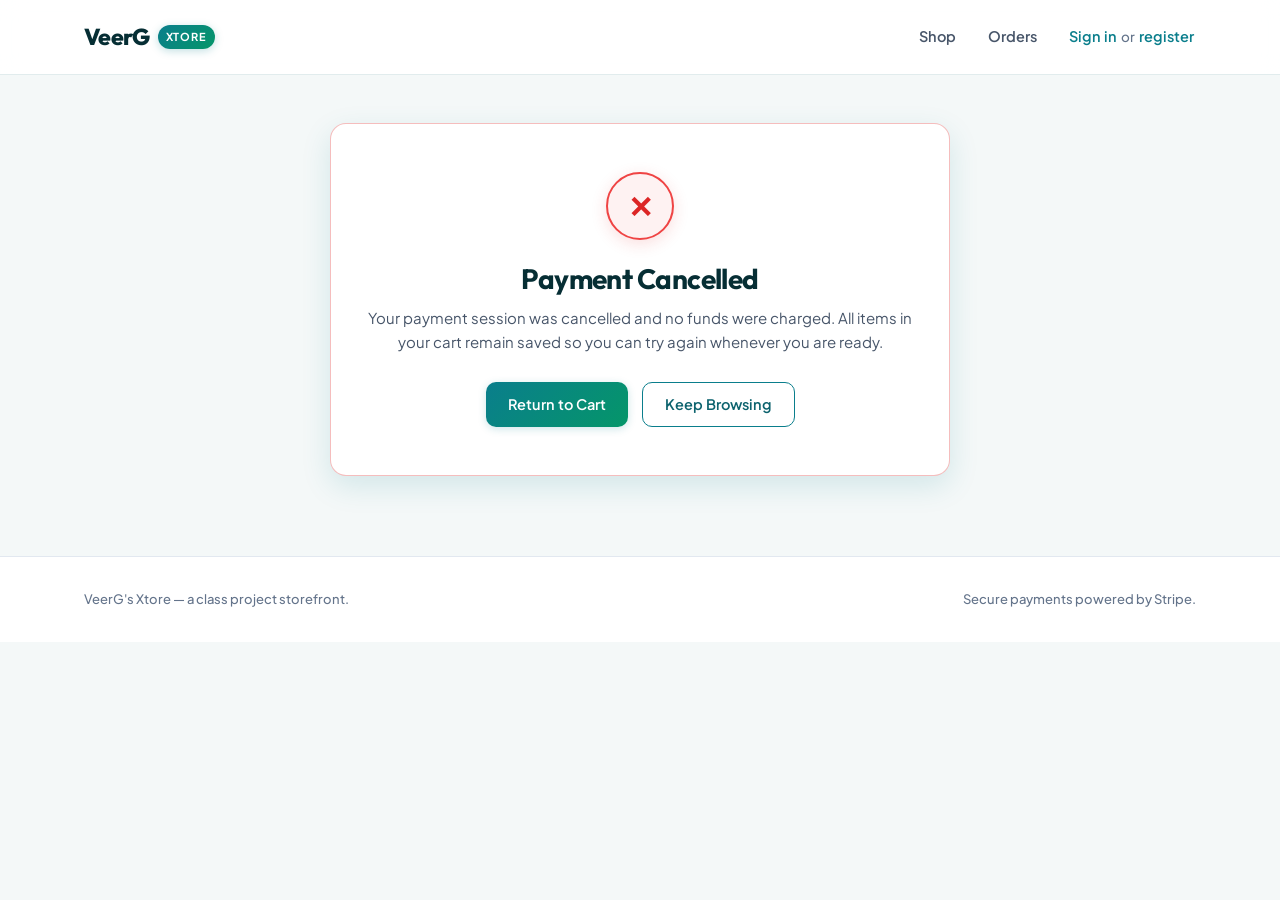
<file: static/cancel.html>
<!DOCTYPE html>
<html lang="en">
<head>
<meta charset="UTF-8">
<meta name="viewport" content="width=device-width, initial-scale=1.0">
<!-- Bootstrap 5 CSS -->
<link href="https://cdn.jsdelivr.net/npm/bootstrap@5.0.2/dist/css/bootstrap.min.css" rel="stylesheet" integrity="sha384-EVSTQN3/azprG1Anm3QDgpJLIm9Nao0Yz1ztcQTwFspd3yD65VohhpuuCOmLASjC" crossorigin="anonymous">
<link rel="stylesheet" href="css/style.css">
<title>Payment Cancelled — Xtore</title>
</head>
<body>

<header class="site-header">
  <div class="wrap">
    <a href="index.html" class="wordmark">VeerG <span class="badge-xtore">Xtore</span></a>
    <nav class="main-nav">
      <a href="index.html" data-nav-link>Shop</a>
      <a href="orders.html" data-nav-link>Orders</a>
      <span class="nav-user" data-user-slot></span>
    </nav>
    <a href="cart.html" class="nav-cart">
      Cart <span class="count" data-cart-count>0</span>
    </a>
  </div>
</header>

<main class="wrap">
  <div class="status-card cancel">
    <div class="status-icon">✕</div>
    <h1>Payment Cancelled</h1>
    <p>Your payment session was cancelled and no funds were charged. All items in your cart remain saved so you can try again whenever you are ready.</p>

    <div class="status-actions">
      <a href="cart.html" class="btn">Return to Cart</a>
      <a href="index.html" class="btn btn-outline">Keep Browsing</a>
    </div>
  </div>
</main>

<footer class="site-footer">
  <div class="wrap">
    <span>VeerG's Xtore — a class project storefront.</span>
    <span>Secure payments powered by Stripe.</span>
  </div>
</footer>

<!-- Bootstrap 5 Bundle JS -->
<script src="https://cdn.jsdelivr.net/npm/bootstrap@5.0.2/dist/js/bootstrap.bundle.min.js" integrity="sha384-MrcW6ZMFYlzcLA8Nl+NtUVF0sA7MsXsP1UyJoMp4YLEuNSfAP+JcXn/tWtIaxVXM" crossorigin="anonymous"></script>
<script src="js/app.js"></script>
</body>
</html>
</file>
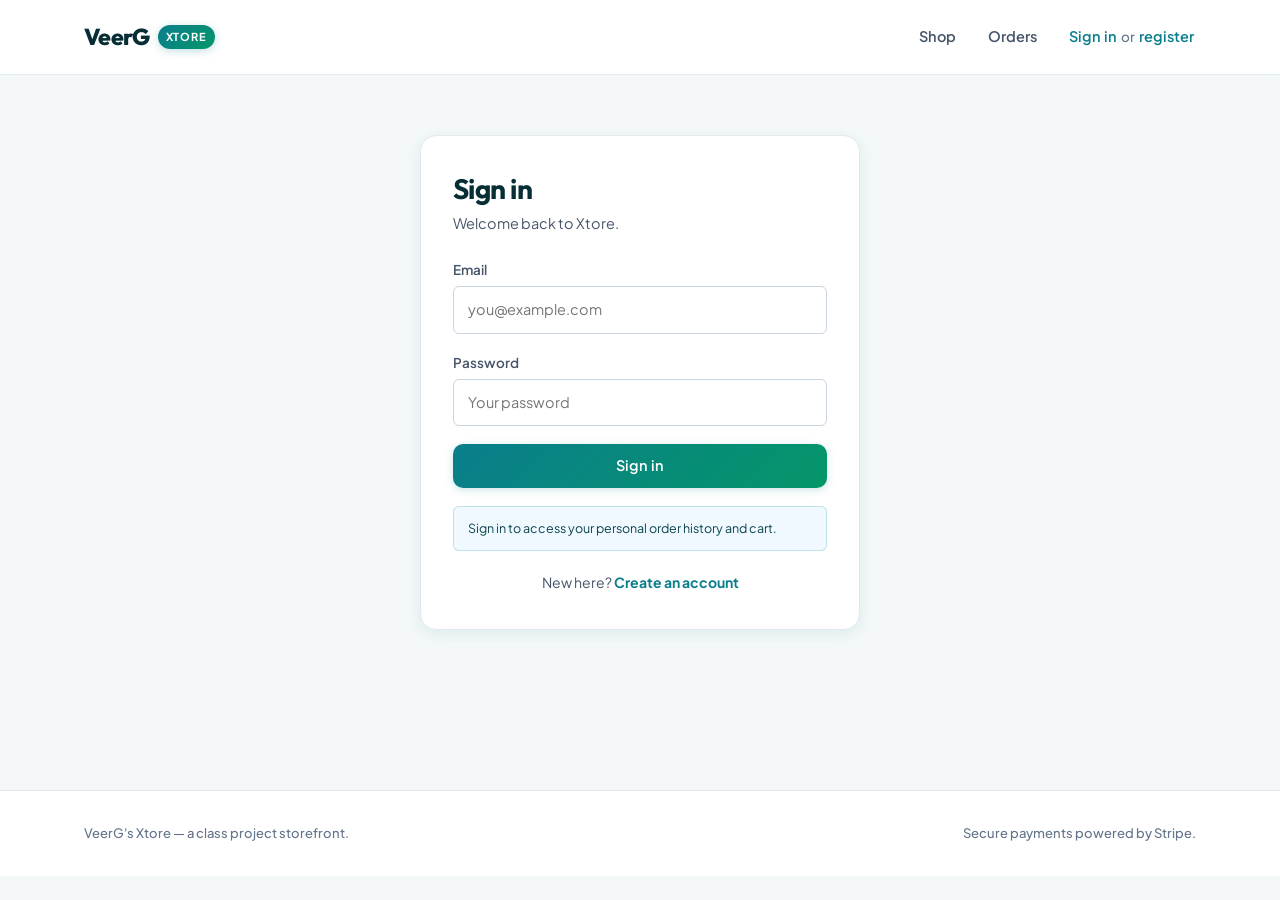
<file: static/checkout.html>
<!DOCTYPE html>
<html lang="en">
<head>
<meta charset="UTF-8">
<meta name="viewport" content="width=device-width, initial-scale=1.0">
<!-- Bootstrap 5 CSS -->
<link href="https://cdn.jsdelivr.net/npm/bootstrap@5.0.2/dist/css/bootstrap.min.css" rel="stylesheet" integrity="sha384-EVSTQN3/azprG1Anm3QDgpJLIm9Nao0Yz1ztcQTwFspd3yD65VohhpuuCOmLASjC" crossorigin="anonymous">
<link rel="stylesheet" href="css/style.css">
<title>Checkout — Xtore</title>
</head>
<body>

<header class="site-header">
  <div class="wrap">
    <a href="index.html" class="wordmark">VeerG <span class="badge-xtore">Xtore</span></a>
    <nav class="main-nav">
      <a href="index.html" data-nav-link>Shop</a>
      <a href="orders.html" data-nav-link>Orders</a>
      <span class="nav-user" data-user-slot></span>
    </nav>
    <a href="cart.html" class="nav-cart">
      Cart <span class="count" data-cart-count>0</span>
    </a>
  </div>
</header>

<main class="wrap">
  <h1 class="page-title">Checkout</h1>
  <p class="page-sub">Complete your shipping details below. You will be redirected to the secure Stripe Checkout portal to complete payment.</p>

  <div class="form-layout" id="checkout-layout">
    <form id="checkout-form" class="form-card" novalidate>
      <fieldset>
        <legend>Shipping Information</legend>
        <div class="field">
          <label for="full-name">Full name</label>
          <input id="full-name" name="fullName" placeholder="e.g. Gurveer Singh" required>
          <div class="error-msg">Enter the recipient's name.</div>
        </div>
        <div class="field">
          <label for="address">Street address</label>
          <input id="address" name="address" placeholder="123 Market St, Suite 400" required>
          <div class="error-msg">Enter a delivery street address.</div>
        </div>
        <div class="field-row">
          <div class="field">
            <label for="city">City</label>
            <input id="city" name="city" placeholder="Toronto" required>
            <div class="error-msg">City is required.</div>
          </div>
          <div class="field">
            <label for="postal">Postal / ZIP code</label>
            <input id="postal" name="postal" placeholder="M5V 2T6" required>
            <div class="error-msg">Postal code is required.</div>
          </div>
        </div>
      </fieldset>

      <fieldset>
        <legend>Payment Method</legend>
        <div class="p-3 mb-3 border rounded bg-light" style="border-color: rgba(10, 126, 140, 0.3) !important;">
          <div class="form-check">
            <input class="form-check-input" type="radio" name="payMethod" id="payMethodStripe" value="stripe" checked>
            <label class="form-check-label fw-bold text-dark" for="payMethodStripe">
              Stripe Checkout (Credit/Debit Card, Apple Pay, Link)
            </label>
          </div>
        </div>
        <div class="demo-note">
          🔒 Secure encryption powered by Stripe. You can use standard Stripe test card numbers (e.g. <code>4242 4242 4242 4242</code>) in test mode.
        </div>
      </fieldset>

      <button type="submit" id="submit-btn" class="btn btn-block">Pay with Stripe</button>
    </form>

    <aside class="order-summary-mini" id="order-summary-mini"></aside>
  </div>
</main>

<footer class="site-footer">
  <div class="wrap">
    <span>VeerG's Xtore — a class project storefront.</span>
    <span>Secure payments powered by Stripe.</span>
  </div>
</footer>

<!-- Bootstrap 5 Bundle JS -->
<script src="https://cdn.jsdelivr.net/npm/bootstrap@5.0.2/dist/js/bootstrap.bundle.min.js" integrity="sha384-MrcW6ZMFYlzcLA8Nl+NtUVF0sA7MsXsP1UyJoMp4YLEuNSfAP+JcXn/tWtIaxVXM" crossorigin="anonymous"></script>
<script src="js/app.js"></script>
<script>
  const summaryEl = document.getElementById("order-summary-mini");
  const form = document.getElementById("checkout-form");
  const submitBtn = document.getElementById("submit-btn");

  async function initialiseCheckout() {
    if (!Store.getUser()) {
      window.location.href = "login.html";
      return;
    }

    try {
      await Store.loadProducts();
    } catch (error) {
      document.getElementById("checkout-layout").innerHTML = `<div class="empty-state"><h3>Catalog unavailable</h3><p>Please try again shortly.</p></div>`;
      return;
    }

    const lines = Store.cartLines();
    const totals = Store.cartTotals();

    if (lines.length === 0) {
      document.getElementById("checkout-layout").innerHTML = `
        <div class="empty-state">
          <h3>Your cart is empty</h3>
          <p>Add something from the shop before checking out.</p>
          <a href="index.html" class="btn">Back to shop</a>
        </div>`;
      return;
    }

    summaryEl.innerHTML = `
      <h3>Order summary</h3>
      ${lines.map(l => `<div class="mini-line"><span>${l.name} &times; ${l.qty}</span><span class="n">${money(l.price * l.qty)}</span></div>`).join("")}
      <div class="mini-line" style="border-top:1px dashed var(--border-teal); padding-top:12px; margin-top:6px;"><span>Subtotal</span><span class="n">${money(totals.subtotal)}</span></div>
      <div class="mini-line"><span>Shipping</span><span class="n">${totals.shipping === 0 ? "Free" : money(totals.shipping)}</span></div>
      <div class="mini-line"><span>Tax (6%)</span><span class="n">${money(totals.tax)}</span></div>
      <div class="mini-line" style="font-size:17px; font-weight:800; color:var(--teal-900); border-top:1.5px solid var(--border-teal); padding-top:12px; margin-top:6px;"><span>Total</span><span class="n">${money(totals.total)}</span></div>
    `;

    form.addEventListener("submit", async (e) => {
      e.preventDefault();
      let valid = true;

      form.querySelectorAll("input[required]").forEach(input => {
        const errorEl = input.parentElement.querySelector(".error-msg");
        if (!input.value.trim()) {
          input.classList.add("field-error");
          if (errorEl) errorEl.classList.add("show");
          valid = false;
        } else {
          input.classList.remove("field-error");
          if (errorEl) errorEl.classList.remove("show");
        }
      });

      if (!valid) return;

      const user = Store.getUser();
      if (!user) {
        window.location.href = "login.html";
        return;
      }

      const shippingDestination = `${form.fullName.value.trim()}, ${form.address.value.trim()}, ${form.city.value.trim()} ${form.postal.value.trim()}`;

      submitBtn.disabled = true;
      submitBtn.textContent = "Connecting to Stripe Checkout...";

      try {
        const data = await Store.createStripeCheckout(shippingDestination);
        if (data.checkout_url) {
          window.location.href = data.checkout_url;
        } else {
          throw new Error("No checkout URL returned from server.");
        }
      } catch (error) {
        alert(error.message || "Failed to initiate Stripe Checkout session.");
        submitBtn.disabled = false;
        submitBtn.textContent = "Pay with Stripe";
      }
    });
  }

  initialiseCheckout();
</script>

</body>
</html>
</file>
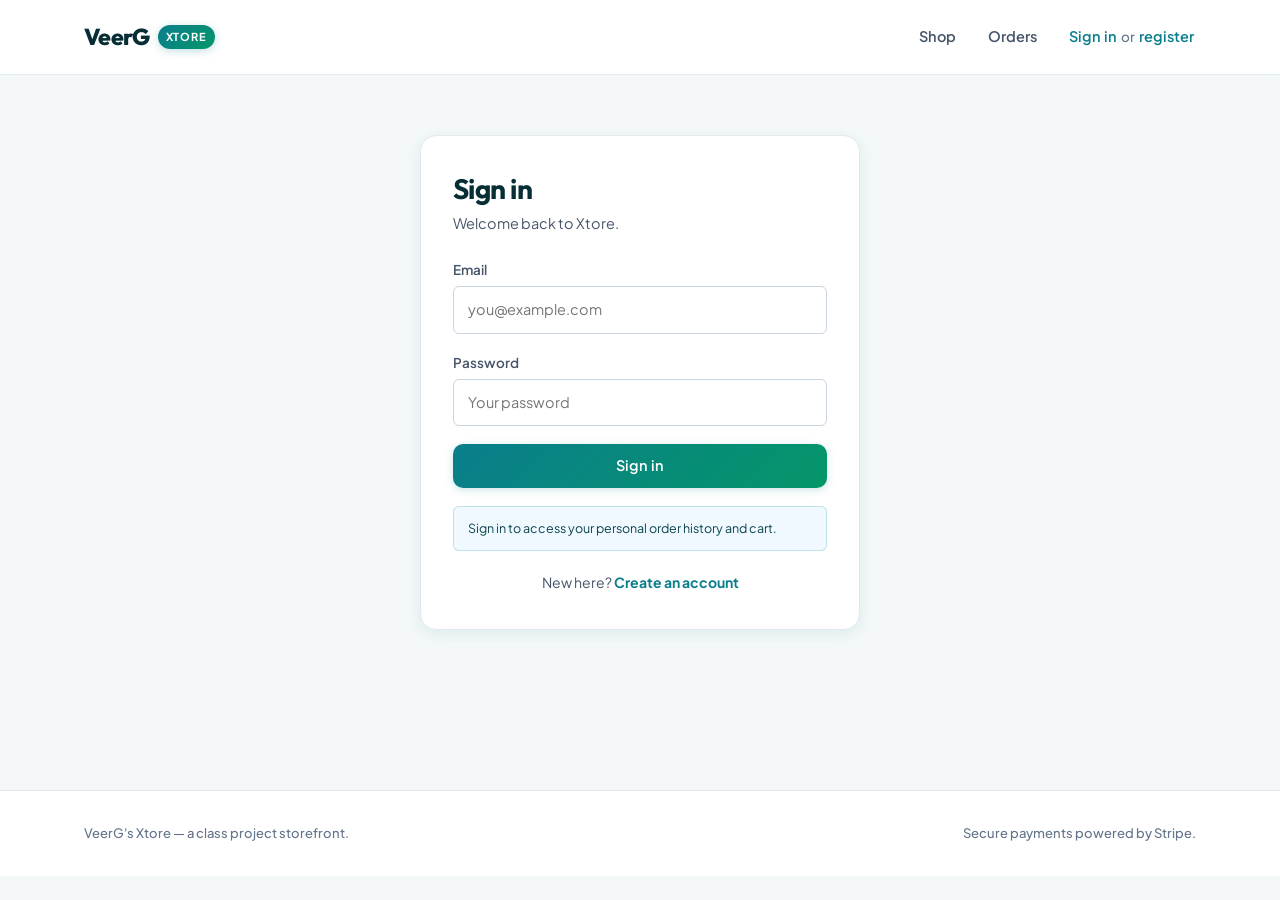
<file: static/login.html>
<!DOCTYPE html>
<html lang="en">
<head>
<meta charset="UTF-8">
<meta name="viewport" content="width=device-width, initial-scale=1.0">
<!-- Bootstrap 5 CSS -->
<link href="https://cdn.jsdelivr.net/npm/bootstrap@5.0.2/dist/css/bootstrap.min.css" rel="stylesheet" integrity="sha384-EVSTQN3/azprG1Anm3QDgpJLIm9Nao0Yz1ztcQTwFspd3yD65VohhpuuCOmLASjC" crossorigin="anonymous">
<link rel="stylesheet" href="css/style.css">
<title>Sign in — Xtore</title>
</head>
<body>

<header class="site-header">
  <div class="wrap">
    <a href="index.html" class="wordmark">VeerG <span class="badge-xtore">Xtore</span></a>
    <nav class="main-nav">
      <a href="index.html" data-nav-link>Shop</a>
      <a href="orders.html" data-nav-link>Orders</a>
      <span class="nav-user" data-user-slot></span>
    </nav>
    <a href="cart.html" class="nav-cart">
      Cart <span class="count" data-cart-count>0</span>
    </a>
  </div>
</header>

<main class="auth-layout wrap">
  <div class="auth-card">
    <h1>Sign in</h1>
    <p class="sub">Welcome back to Xtore.</p>

    <form id="login-form" novalidate>
      <div class="field">
        <label for="email">Email</label>
        <input id="email" name="email" type="email" placeholder="you@example.com" required>
        <div class="error-msg">Enter a valid email.</div>
      </div>
      <div class="field">
        <label for="password">Password</label>
        <input id="password" name="password" type="password" placeholder="Your password" required>
        <div class="error-msg">Enter your password.</div>
      </div>
      <button type="submit" class="btn btn-block">Sign in</button>
      <div class="demo-note">Sign in to access your personal order history and cart.</div>
    </form>

    <div class="auth-switch">New here? <a href="signup.html">Create an account</a></div>
  </div>
</main>

<footer class="site-footer">
  <div class="wrap">
    <span>VeerG's Xtore — a class project storefront.</span>
    <span>Secure payments powered by Stripe.</span>
  </div>
</footer>

<!-- Bootstrap 5 Bundle JS -->
<script src="https://cdn.jsdelivr.net/npm/bootstrap@5.0.2/dist/js/bootstrap.bundle.min.js" integrity="sha384-MrcW6ZMFYlzcLA8Nl+NtUVF0sA7MsXsP1UyJoMp4YLEuNSfAP+JcXn/tWtIaxVXM" crossorigin="anonymous"></script>
<script src="js/app.js"></script>
<script>
  const form = document.getElementById("login-form");
  form.addEventListener("submit", (e) => {
    e.preventDefault();
    let valid = true;
    form.querySelectorAll("input[required]").forEach(input => {
      const errorEl = input.parentElement.querySelector(".error-msg");
      if (!input.value.trim()) {
        input.classList.add("field-error");
        errorEl.classList.add("show");
        valid = false;
      } else {
        input.classList.remove("field-error");
        errorEl.classList.remove("show");
      }
    });
    if (!valid) return;

    Store.api("/auth/login", { method: "POST", body: JSON.stringify({ email: form.email.value, password: form.password.value }) })
      .then(user => { Store.setUser(user); window.location.href = "index.html"; })
      .catch(error => alert(error.message));
  });
</script>

</body>
</html>
</file>
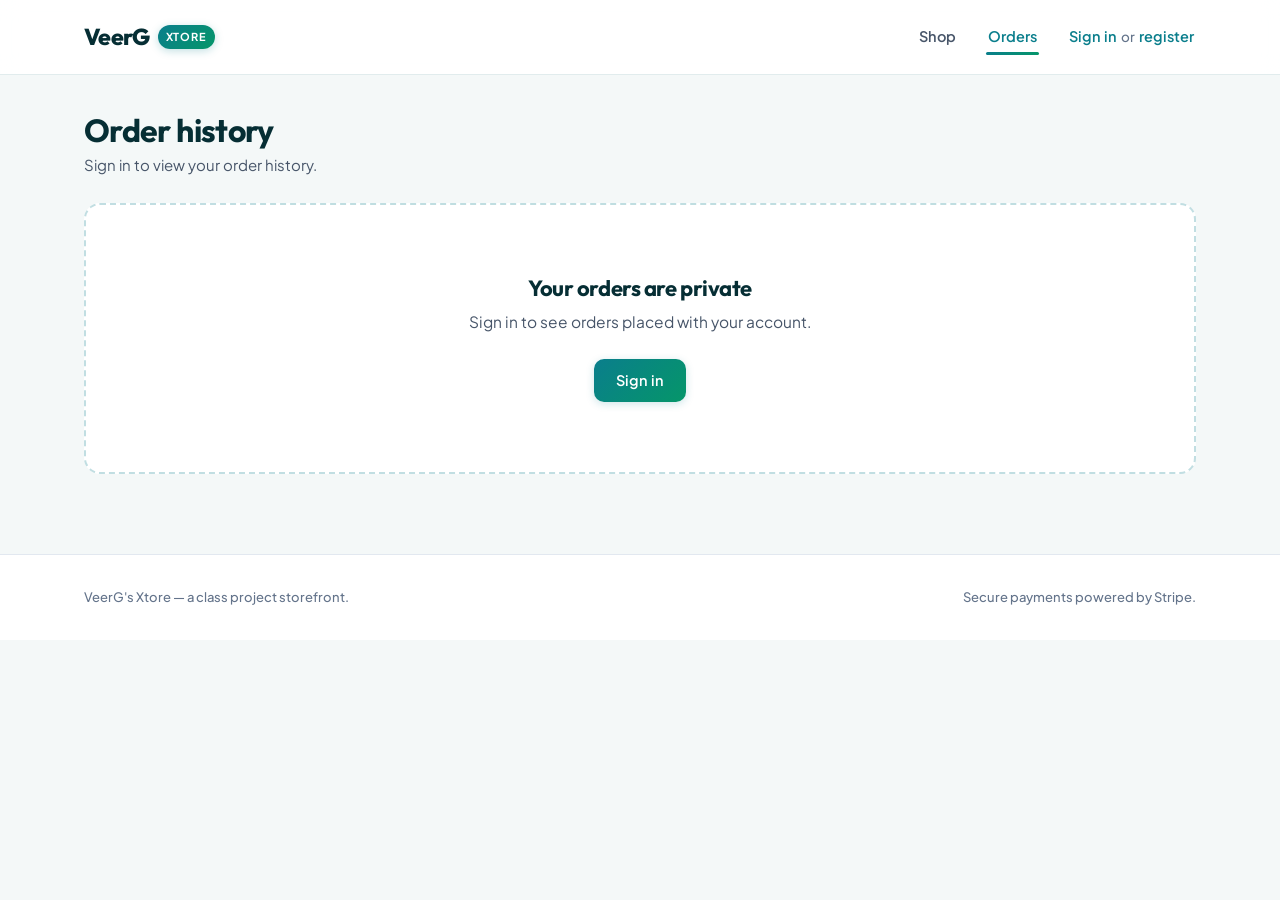
<file: static/orders.html>
<!DOCTYPE html>
<html lang="en">
<head>
<meta charset="UTF-8">
<meta name="viewport" content="width=device-width, initial-scale=1.0">
<!-- Bootstrap 5 CSS -->
<link href="https://cdn.jsdelivr.net/npm/bootstrap@5.0.2/dist/css/bootstrap.min.css" rel="stylesheet" integrity="sha384-EVSTQN3/azprG1Anm3QDgpJLIm9Nao0Yz1ztcQTwFspd3yD65VohhpuuCOmLASjC" crossorigin="anonymous">
<link rel="stylesheet" href="css/style.css">
<title>Order history — Xtore</title>
</head>
<body>

<header class="site-header">
  <div class="wrap">
    <a href="index.html" class="wordmark">VeerG <span class="badge-xtore">Xtore</span></a>
    <nav class="main-nav">
      <a href="index.html" data-nav-link>Shop</a>
      <a href="orders.html" data-nav-link class="active">Orders</a>
      <span class="nav-user" data-user-slot></span>
    </nav>
    <a href="cart.html" class="nav-cart">
      Cart <span class="count" data-cart-count>0</span>
    </a>
  </div>
</header>

<main class="wrap">
  <h1 class="page-title">Order history</h1>
  <p class="page-sub" id="orders-sub">Every order placed with your account.</p>

  <div id="orders-list" style="margin: 26px 0 80px;"></div>
</main>

<footer class="site-footer">
  <div class="wrap">
    <span>VeerG's Xtore — a class project storefront.</span>
    <span>Secure payments powered by Stripe.</span>
  </div>
</footer>

<!-- Bootstrap 5 Bundle JS -->
<script src="https://cdn.jsdelivr.net/npm/bootstrap@5.0.2/dist/js/bootstrap.bundle.min.js" integrity="sha384-MrcW6ZMFYlzcLA8Nl+NtUVF0sA7MsXsP1UyJoMp4YLEuNSfAP+JcXn/tWtIaxVXM" crossorigin="anonymous"></script>
<script src="js/app.js"></script>
<script>
  const list = document.getElementById("orders-list");
  const sub = document.getElementById("orders-sub");
  const params = new URLSearchParams(location.search);
  const justPlaced = params.get("justPlaced");

  async function renderOrders() {
    if (!Store.getUser()) {
      sub.textContent = "Sign in to view your order history.";
      list.innerHTML = `<div class="empty-state"><h3>Your orders are private</h3><p>Sign in to see orders placed with your account.</p><a href="login.html" class="btn">Sign in</a></div>`;
      return;
    }
    let orders;
    try { orders = await Store.api("/orders"); }
    catch (error) { sub.textContent = error.message; return; }
    if (justPlaced) showToast(`Order ${justPlaced} confirmed`);
    if (orders.length === 0) {
      sub.textContent = "No orders yet.";
      list.innerHTML = `
        <div class="empty-state">
          <h3>No entries in your Xtore orders</h3>
          <p>Orders you place will be listed here.</p>
          <a href="index.html" class="btn">Start shopping</a>
        </div>`;
    } else {
      sub.textContent = `${orders.length} order${orders.length === 1 ? "" : "s"} placed.`;
      list.innerHTML = orders.map(o => `
        <div class="order-card">
          <div class="order-head">
            <div>
              <div class="oid">${o.id}</div>
              <div class="odate">${new Date(o.date).toLocaleString(undefined, { dateStyle: "medium", timeStyle: "short" })} &middot; shipped to ${o.shipTo}</div>
            </div>
            <span class="order-status">${o.status}</span>
          </div>
          <div class="order-body">
            ${o.items.map(l => `<div class="order-item-row"><span>${l.name} &times; ${l.qty}</span><span class="n">${money(l.price * l.qty)}</span></div>`).join("")}
          </div>
          <div class="order-foot">
            <span>Total</span>
            <span>${money(o.totals.total)}</span>
          </div>
        </div>
      `).join("");
    }
  }
  renderOrders();
</script>
</body>
</html>
</file>
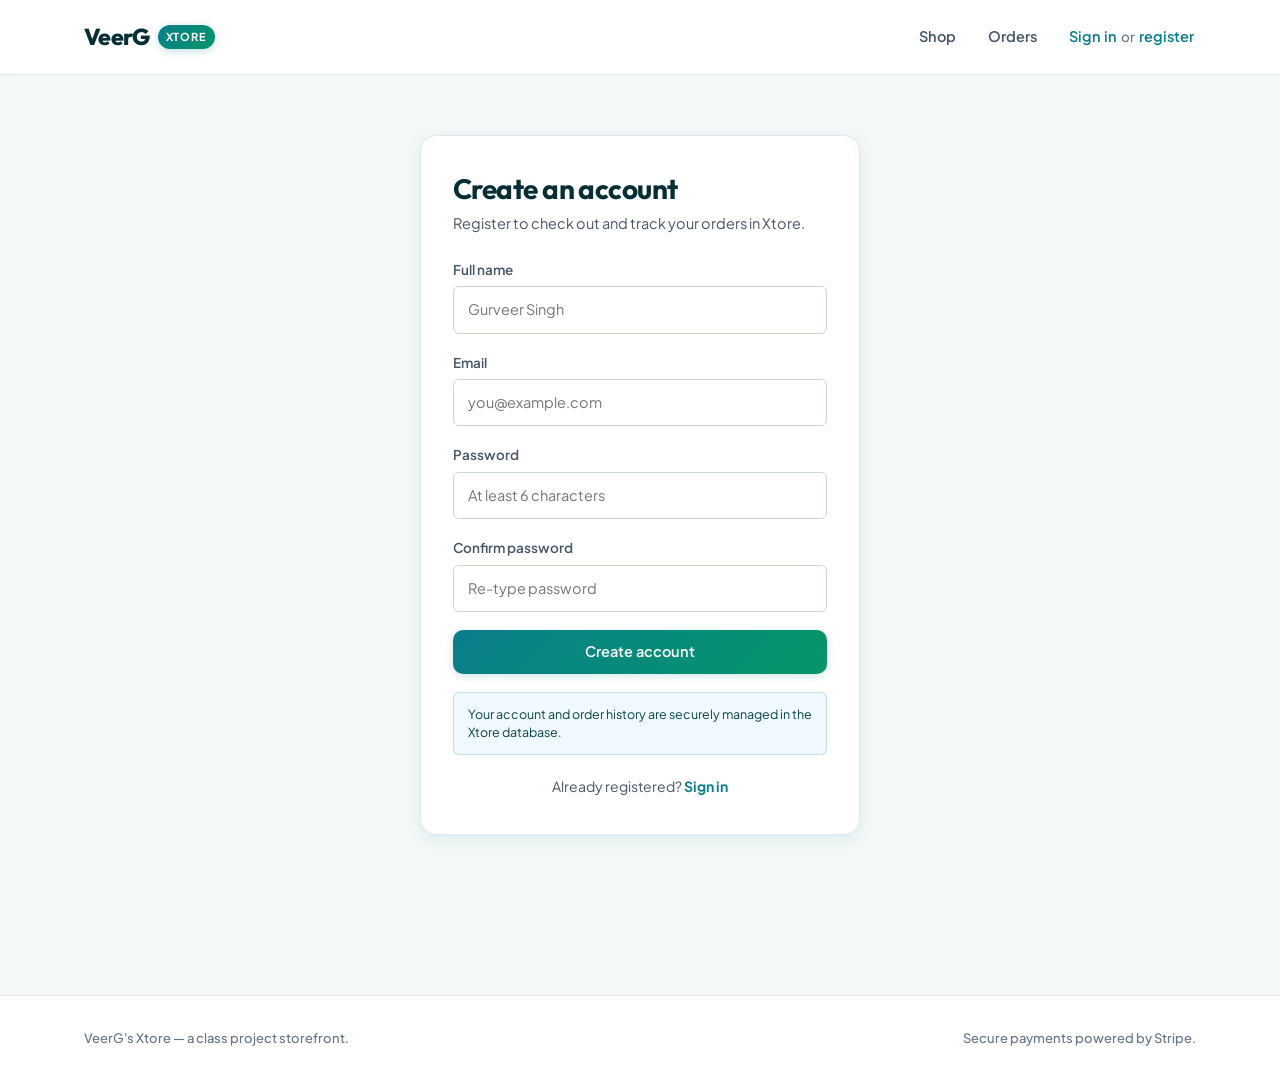
<file: static/signup.html>
<!DOCTYPE html>
<html lang="en">
<head>
<meta charset="UTF-8">
<meta name="viewport" content="width=device-width, initial-scale=1.0">
<!-- Bootstrap 5 CSS -->
<link href="https://cdn.jsdelivr.net/npm/bootstrap@5.0.2/dist/css/bootstrap.min.css" rel="stylesheet" integrity="sha384-EVSTQN3/azprG1Anm3QDgpJLIm9Nao0Yz1ztcQTwFspd3yD65VohhpuuCOmLASjC" crossorigin="anonymous">
<link rel="stylesheet" href="css/style.css">
<title>Create an account — Xtore</title>
</head>
<body>

<header class="site-header">
  <div class="wrap">
    <a href="index.html" class="wordmark">VeerG <span class="badge-xtore">Xtore</span></a>
    <nav class="main-nav">
      <a href="index.html" data-nav-link>Shop</a>
      <a href="orders.html" data-nav-link>Orders</a>
      <span class="nav-user" data-user-slot></span>
    </nav>
    <a href="cart.html" class="nav-cart">
      Cart <span class="count" data-cart-count>0</span>
    </a>
  </div>
</header>

<main class="auth-layout wrap">
  <div class="auth-card">
    <h1>Create an account</h1>
    <p class="sub">Register to check out and track your orders in Xtore.</p>

    <form id="signup-form" novalidate>
      <div class="field">
        <label for="name">Full name</label>
        <input id="name" name="name" placeholder="Gurveer Singh" required>
        <div class="error-msg">Enter your name.</div>
      </div>
      <div class="field">
        <label for="email">Email</label>
        <input id="email" name="email" type="email" placeholder="you@example.com" required>
        <div class="error-msg">Enter a valid email.</div>
      </div>
      <div class="field">
        <label for="password">Password</label>
        <input id="password" name="password" type="password" placeholder="At least 6 characters" required minlength="6">
        <div class="error-msg">Use at least 6 characters.</div>
      </div>
      <div class="field">
        <label for="confirm">Confirm password</label>
        <input id="confirm" name="confirm" type="password" placeholder="Re-type password" required>
        <div class="error-msg">Passwords don't match.</div>
      </div>
      <button type="submit" class="btn btn-block">Create account</button>
      <div class="demo-note">Your account and order history are securely managed in the Xtore database.</div>
    </form>

    <div class="auth-switch">Already registered? <a href="login.html">Sign in</a></div>
  </div>
</main>

<footer class="site-footer">
  <div class="wrap">
    <span>VeerG's Xtore — a class project storefront.</span>
    <span>Secure payments powered by Stripe.</span>
  </div>
</footer>

<!-- Bootstrap 5 Bundle JS -->
<script src="https://cdn.jsdelivr.net/npm/bootstrap@5.0.2/dist/js/bootstrap.bundle.min.js" integrity="sha384-MrcW6ZMFYlzcLA8Nl+NtUVF0sA7MsXsP1UyJoMp4YLEuNSfAP+JcXn/tWtIaxVXM" crossorigin="anonymous"></script>
<script src="js/app.js"></script>
<script>
  const form = document.getElementById("signup-form");
  form.addEventListener("submit", (e) => {
    e.preventDefault();
    let valid = true;

    const checks = [
      [form.name, form.name.value.trim().length > 0],
      [form.email, /^[^\s@]+@[^\s@]+\.[^\s@]+$/.test(form.email.value)],
      [form.password, form.password.value.length >= 6],
      [form.confirm, form.confirm.value === form.password.value && form.confirm.value.length > 0],
    ];

    checks.forEach(([input, ok]) => {
      const errorEl = input.parentElement.querySelector(".error-msg");
      if (!ok) {
        input.classList.add("field-error");
        errorEl.classList.add("show");
        valid = false;
      } else {
        input.classList.remove("field-error");
        errorEl.classList.remove("show");
      }
    });

    if (!valid) return;

    Store.api("/auth/register", { method: "POST", body: JSON.stringify({ name: form.name.value.trim(), email: form.email.value, password: form.password.value }) })
      .then(user => { Store.setUser(user); window.location.href = "index.html"; })
      .catch(error => alert(error.message));
  });
</script>

</body>
</html>
</file>
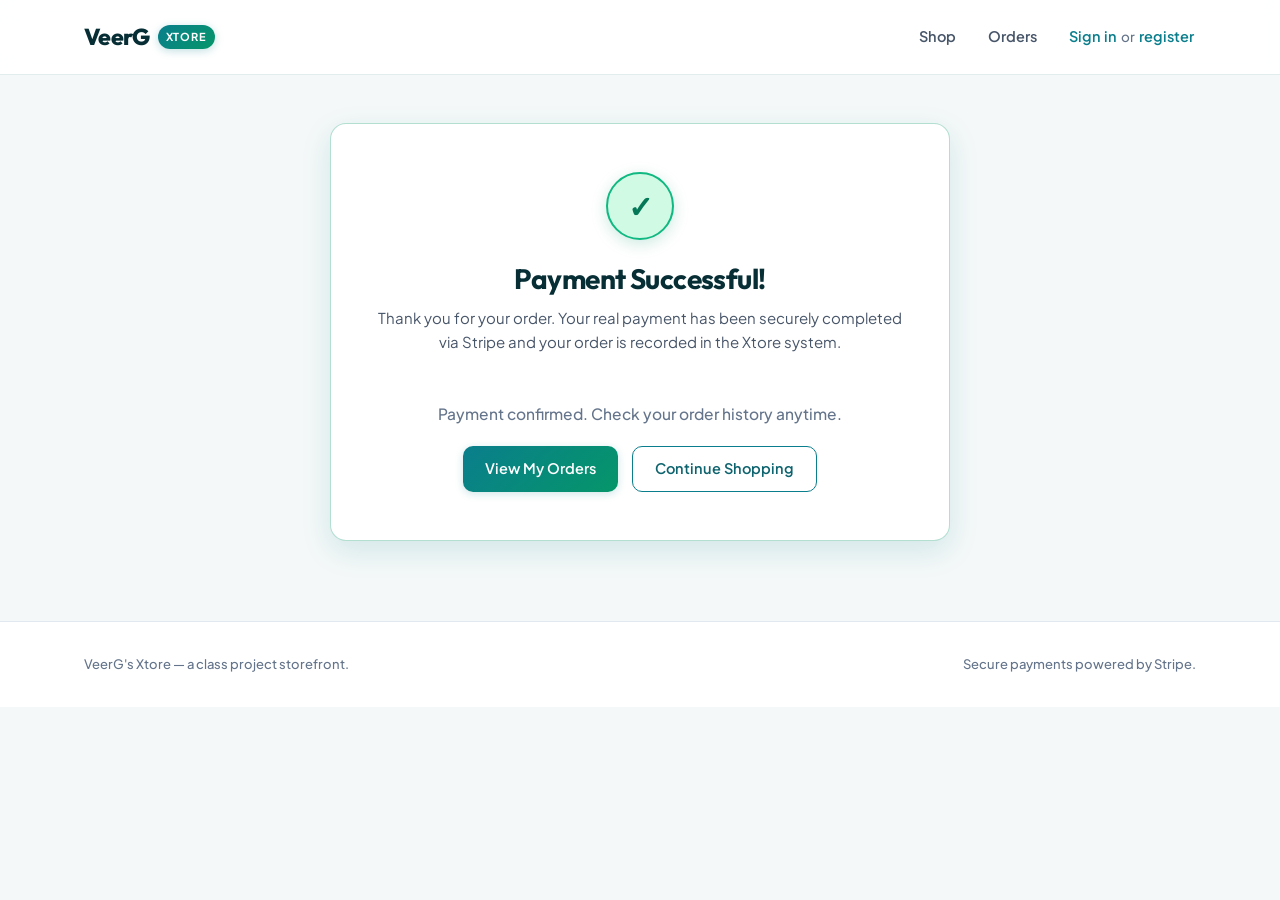
<file: static/success.html>
<!DOCTYPE html>
<html lang="en">
<head>
<meta charset="UTF-8">
<meta name="viewport" content="width=device-width, initial-scale=1.0">
<!-- Bootstrap 5 CSS -->
<link href="https://cdn.jsdelivr.net/npm/bootstrap@5.0.2/dist/css/bootstrap.min.css" rel="stylesheet" integrity="sha384-EVSTQN3/azprG1Anm3QDgpJLIm9Nao0Yz1ztcQTwFspd3yD65VohhpuuCOmLASjC" crossorigin="anonymous">
<link rel="stylesheet" href="css/style.css">
<title>Payment Successful — Xtore</title>
</head>
<body>

<header class="site-header">
  <div class="wrap">
    <a href="index.html" class="wordmark">VeerG <span class="badge-xtore">Xtore</span></a>
    <nav class="main-nav">
      <a href="index.html" data-nav-link>Shop</a>
      <a href="orders.html" data-nav-link>Orders</a>
      <span class="nav-user" data-user-slot></span>
    </nav>
    <a href="cart.html" class="nav-cart">
      Cart <span class="count" data-cart-count>0</span>
    </a>
  </div>
</header>

<main class="wrap">
  <div class="status-card success" id="status-card">
    <div class="status-icon">✓</div>
    <h1 id="success-title">Payment Successful!</h1>
    <p id="success-msg">Thank you for your order. Your real payment has been securely completed via Stripe and your order is recorded in the Xtore system.</p>

    <div id="order-loading" style="padding: 20px; color: var(--ink-light); font-weight: 500;">
      Verifying transaction with Stripe...
    </div>

    <div class="status-details" id="order-details-box" style="display:none;">
      <div class="detail-row"><span>Order ID</span><strong id="order-id" style="color:var(--teal-900); font-family:var(--display);"></strong></div>
      <div class="detail-row"><span>Status</span><span id="order-status" style="color:var(--emerald-700); font-weight:700;">Paid</span></div>
      <div class="detail-row"><span>Shipped to</span><span id="order-ship-to"></span></div>
      <div id="order-items-list" style="margin: 12px 0; border-top: 1px dashed rgba(10,126,140,0.25); border-bottom: 1px dashed rgba(10,126,140,0.25); padding: 8px 0;"></div>
      <div class="detail-row total"><span>Total Paid</span><span id="order-total" style="color:var(--teal-900);"></span></div>
    </div>

    <div class="status-actions">
      <a href="orders.html" class="btn">View My Orders</a>
      <a href="index.html" class="btn btn-outline">Continue Shopping</a>
    </div>
  </div>
</main>

<footer class="site-footer">
  <div class="wrap">
    <span>VeerG's Xtore — a class project storefront.</span>
    <span>Secure payments powered by Stripe.</span>
  </div>
</footer>

<!-- Bootstrap 5 Bundle JS -->
<script src="https://cdn.jsdelivr.net/npm/bootstrap@5.0.2/dist/js/bootstrap.bundle.min.js" integrity="sha384-MrcW6ZMFYlzcLA8Nl+NtUVF0sA7MsXsP1UyJoMp4YLEuNSfAP+JcXn/tWtIaxVXM" crossorigin="anonymous"></script>
<script src="js/app.js"></script>
<script>
  const params = new URLSearchParams(location.search);
  const sessionId = params.get("session_id");
  const loadingEl = document.getElementById("order-loading");
  const detailsBox = document.getElementById("order-details-box");

  async function handleSuccess() {
    Store.clearCart();
    renderHeaderState();

    if (!sessionId) {
      loadingEl.textContent = "Payment confirmed. Check your order history anytime.";
      return;
    }

    try {
      const response = await fetch(`/api/checkout-success?session_id=${encodeURIComponent(sessionId)}`);
      if (!response.ok) {
        const err = await response.json().catch(() => ({}));
        loadingEl.textContent = err.detail || "Order processed. Check your Orders page to view receipt.";
        return;
      }
      const order = await response.json();
      loadingEl.style.display = "none";
      detailsBox.style.display = "block";

      document.getElementById("order-id").textContent = order.id;
      document.getElementById("order-status").textContent = order.status;
      document.getElementById("order-ship-to").textContent = order.shipTo;
      document.getElementById("order-total").textContent = money(order.totals.total);

      const itemsList = document.getElementById("order-items-list");
      itemsList.innerHTML = order.items.map(it => `
        <div style="display:flex; justify-content:space-between; font-size:14px; padding:4px 0;">
          <span>${it.name} &times; ${it.qty}</span>
          <span style="font-weight:600;">${money(it.price * it.qty)}</span>
        </div>
      `).join("");

      showToast("Order confirmed and saved!");
    } catch (err) {
      loadingEl.textContent = "Payment recorded. You can view full details in your order history.";
    }
  }

  handleSuccess();
</script>

</body>
</html>
</file>
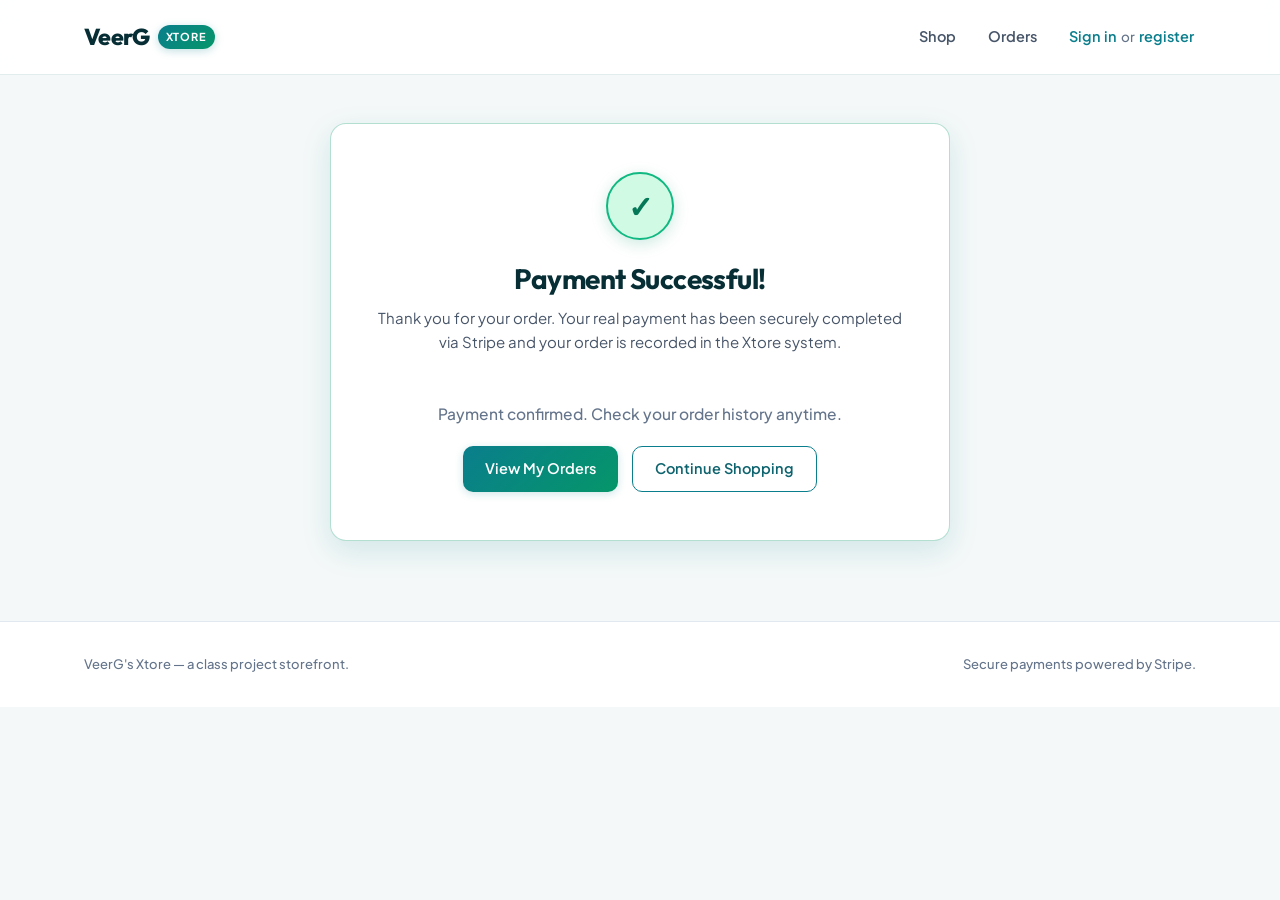
<file: static/sucess.html>
<!DOCTYPE html>
<html lang="en">
<head>
<meta charset="UTF-8">
<meta name="viewport" content="width=device-width, initial-scale=1.0">
<title>Payment Successful — Xtore</title>
<link rel="stylesheet" href="css/style.css">
<script>
  // Redirect to success.html preserving query parameters if accessed directly
  const params = window.location.search;
  window.location.replace("success.html" + params);
</script>
</head>
<body>
<p style="padding: 20px; font-family: sans-serif;">Redirecting to order confirmation...</p>
</body>
</html>
</file>
<file: static/css/style.css>
/* ============================================================
   VeerG's Xtore — Bootstrap 5 Custom Blue-Green Theme
   A curated Oceanic Teal & Emerald Green design system.
   ============================================================ */

@import url('https://fonts.googleapis.com/css2?family=Plus+Jakarta+Sans:wght@300;400;500;600;700;800&family=Outfit:wght@400;500;600;700&display=swap');

:root {
  /* Blue-Green / Teal Palette */
  --teal-900: #062E34;
  --teal-800: #0A434C;
  --teal-700: #0D636E;
  --teal-600: #0A7E8C;
  --teal-500: #0EA5E9;
  --teal-400: #38BDF8;
  --teal-100: #E0F2FE;
  --teal-50:  #F0F9FF;

  /* Emerald & Green Accents */
  --emerald-800: #064E3B;
  --emerald-700: #047857;
  --emerald-600: #059669;
  --emerald-500: #10B981;
  --emerald-100: #D1FAE5;
  --emerald-50:  #ECFDF5;

  /* Neutrals & Surfaces */
  --bg-main:    #F4F8F8;
  --bg-card:    #FFFFFF;
  --ink-main:   #0F172A;
  --ink-muted:  #475569;
  --ink-light:  #64748B;
  --border-subtle: #E2E8F0;
  --border-teal:   #CBD5E1;

  /* Gradients */
  --gradient-ocean: linear-gradient(135deg, #0A7E8C 0%, #059669 100%);
  --gradient-hero:  linear-gradient(135deg, #062E34 0%, #0D636E 60%, #059669 100%);
  --gradient-card:  linear-gradient(180deg, #FFFFFF 0%, #F8FAFC 100%);

  /* Bootstrap Override Tokens */
  --bs-primary: #0A7E8C;
  --bs-primary-rgb: 10, 126, 140;
  --bs-success: #059669;
  --bs-success-rgb: 5, 150, 105;
  --bs-body-bg: var(--bg-main);
  --bs-body-color: var(--ink-main);
  --bs-font-sans-serif: 'Plus Jakarta Sans', -apple-system, BlinkMacSystemFont, sans-serif;

  --sans: 'Plus Jakarta Sans', -apple-system, BlinkMacSystemFont, sans-serif;
  --display: 'Outfit', 'Plus Jakarta Sans', sans-serif;
  --radius-sm: 6px;
  --radius-md: 10px;
  --radius-lg: 16px;
  --shadow-sm: 0 1px 3px rgba(10, 126, 140, 0.08);
  --shadow-md: 0 4px 16px rgba(10, 126, 140, 0.10);
  --shadow-lg: 0 10px 30px rgba(10, 126, 140, 0.14);
}

/* ---------- Global Resets & Base ---------- */

* { box-sizing: border-box; }

body {
  margin: 0;
  background-color: var(--bg-main);
  color: var(--ink-main);
  font-family: var(--sans);
  font-size: 15.5px;
  line-height: 1.6;
  -webkit-font-smoothing: antialiased;
}

a {
  color: var(--teal-600);
  text-decoration: none;
  transition: color 0.15s ease;
}
a:hover {
  color: var(--emerald-600);
}

h1, h2, h3, h4, h5, h6 {
  font-family: var(--display);
  font-weight: 700;
  color: var(--ink-main);
  letter-spacing: -0.02em;
}

.wrap {
  max-width: 1160px;
  margin: 0 auto;
  padding: 0 24px;
}

/* ---------- Header / Navigation ---------- */

.site-header {
  background: rgba(255, 255, 255, 0.92);
  backdrop-filter: blur(12px);
  border-bottom: 1px solid rgba(13, 99, 110, 0.12);
  position: sticky;
  top: 0;
  z-index: 1000;
  transition: all 0.2s ease;
}

.site-header .wrap {
  display: flex;
  align-items: center;
  justify-content: space-between;
  height: 74px;
}

.wordmark {
  font-family: var(--display);
  font-weight: 800;
  font-size: 23px;
  letter-spacing: -0.03em;
  color: var(--teal-900);
  display: flex;
  align-items: center;
  gap: 8px;
}
.wordmark:hover { color: var(--teal-700); }

.wordmark .badge-xtore {
  font-family: var(--sans);
  font-size: 11px;
  font-weight: 700;
  text-transform: uppercase;
  letter-spacing: 0.08em;
  background: var(--gradient-ocean);
  color: #FFFFFF;
  padding: 3px 8px;
  border-radius: 20px;
  box-shadow: 0 2px 8px rgba(10, 126, 140, 0.25);
}

.main-nav {
  display: flex;
  align-items: center;
  gap: 28px;
}

.main-nav a {
  font-size: 14.5px;
  font-weight: 600;
  color: var(--ink-muted);
  position: relative;
  padding: 6px 2px;
}

.main-nav a:hover,
.main-nav a.active {
  color: var(--teal-600);
}

.main-nav a.active::after {
  content: '';
  position: absolute;
  bottom: 0;
  left: 0;
  right: 0;
  height: 2.5px;
  background: var(--gradient-ocean);
  border-radius: 2px;
}

.nav-cart {
  display: inline-flex;
  align-items: center;
  gap: 10px;
  background: var(--bg-card);
  border: 1.5px solid var(--teal-600);
  color: var(--teal-700);
  padding: 8px 16px;
  border-radius: var(--radius-md);
  font-size: 14px;
  font-weight: 600;
  transition: all 0.18s ease;
  box-shadow: var(--shadow-sm);
}

.nav-cart:hover {
  background: var(--teal-50);
  border-color: var(--emerald-600);
  color: var(--emerald-700);
  transform: translateY(-1px);
}

.nav-cart .count {
  background: var(--emerald-600);
  color: #FFFFFF;
  border-radius: 50%;
  min-width: 22px;
  height: 22px;
  display: inline-flex;
  align-items: center;
  justify-content: center;
  font-size: 11.5px;
  font-weight: 700;
  padding: 0 4px;
}

.nav-user {
  font-size: 13.5px;
  color: var(--ink-light);
  font-weight: 500;
}
.nav-user a {
  color: var(--teal-600);
  font-weight: 600;
}

/* ---------- Hero Banner ---------- */

.hero {
  background: var(--gradient-hero);
  color: #FFFFFF;
  padding: 64px 0 54px;
  border-bottom: 1px solid rgba(255,255,255,0.1);
  position: relative;
  overflow: hidden;
}

.hero::before {
  content: '';
  position: absolute;
  top: -50%;
  right: -20%;
  width: 600px;
  height: 600px;
  background: radial-gradient(circle, rgba(16, 185, 129, 0.18) 0%, rgba(0,0,0,0) 70%);
  pointer-events: none;
}

.hero .wrap {
  display: grid;
  grid-template-columns: 1.4fr 0.6fr;
  gap: 48px;
  align-items: center;
  position: relative;
  z-index: 2;
}

.hero h1 {
  color: #FFFFFF;
  font-size: clamp(32px, 4vw, 48px);
  line-height: 1.15;
  margin: 0 0 16px;
  font-weight: 800;
}

.hero p {
  color: rgba(240, 253, 250, 0.9);
  font-size: 16.5px;
  max-width: 52ch;
  margin: 0 0 26px;
  line-height: 1.6;
}

.hero .btn-hero {
  background: #FFFFFF;
  color: var(--teal-800);
  font-weight: 700;
  padding: 12px 26px;
  border-radius: var(--radius-md);
  box-shadow: 0 4px 14px rgba(0,0,0,0.15);
  display: inline-flex;
  align-items: center;
  gap: 8px;
  transition: all 0.2s ease;
}
.hero .btn-hero:hover {
  background: var(--emerald-50);
  color: var(--emerald-700);
  transform: translateY(-2px);
  box-shadow: 0 6px 20px rgba(0,0,0,0.2);
}

.hero-stats {
  display: flex;
  flex-direction: column;
  gap: 16px;
  border-left: 1px solid rgba(255,255,255,0.2);
  padding-left: 32px;
}

.hero-stats .stat {
  background: rgba(255, 255, 255, 0.08);
  backdrop-filter: blur(8px);
  padding: 14px 20px;
  border-radius: var(--radius-md);
  border: 1px solid rgba(255,255,255,0.15);
}

.stat .num {
  font-family: var(--display);
  font-size: 32px;
  font-weight: 700;
  color: #FFFFFF;
  display: block;
  line-height: 1;
}

.stat .label {
  font-size: 12.5px;
  color: rgba(224, 242, 254, 0.85);
  margin-top: 4px;
  display: block;
  font-weight: 500;
  text-transform: uppercase;
  letter-spacing: 0.04em;
}

/* ---------- Section Heads ---------- */

.section-head {
  display: flex;
  align-items: baseline;
  justify-content: space-between;
  margin: 48px 0 24px;
}

.section-head h2 {
  font-size: 26px;
  color: var(--teal-900);
  margin: 0;
}

.section-head .tally {
  font-size: 13.5px;
  color: var(--ink-light);
  font-weight: 600;
  background: var(--teal-50);
  color: var(--teal-700);
  padding: 4px 12px;
  border-radius: 20px;
  border: 1px solid rgba(10, 126, 140, 0.15);
}

/* ---------- Product Grid & Cards ---------- */

.grid {
  display: grid;
  grid-template-columns: repeat(auto-fill, minmax(320px, 1fr));
  gap: 24px;
  margin-bottom: 64px;
}

.card {
  background: var(--bg-card);
  border: 1px solid var(--border-subtle);
  border-radius: var(--radius-lg);
  padding: 22px;
  display: flex;
  flex-direction: column;
  position: relative;
  transition: all 0.22s ease;
  box-shadow: var(--shadow-sm);
}

.card:hover {
  transform: translateY(-4px);
  box-shadow: var(--shadow-lg);
  border-color: rgba(10, 126, 140, 0.3);
}

.card .entry-no {
  position: absolute;
  top: 18px;
  right: 20px;
  font-size: 11px;
  font-weight: 700;
  color: var(--teal-600);
  background: var(--teal-50);
  padding: 2px 8px;
  border-radius: 12px;
  letter-spacing: 0.04em;
}

.card-media {
  height: 180px;
  border-radius: var(--radius-md);
  margin-bottom: 18px;
  display: flex;
  align-items: center;
  justify-content: center;
  font-family: var(--display);
  font-size: 16px;
  font-weight: 600;
  color: #FFFFFF;
  background: linear-gradient(135deg, #0A7E8C 0%, #064E3B 100%);
  text-align: center;
  padding: 12px;
  overflow: hidden;
}

.card-media img {
  width: 100%;
  height: 100%;
  object-fit: contain;
  transition: transform 0.3s ease;
}
.card:hover .card-media img {
  transform: scale(1.05);
}

.card h3 {
  font-size: 18px;
  font-weight: 700;
  margin: 0 0 8px;
  color: var(--teal-900);
}

.card .desc {
  font-size: 13.5px;
  color: var(--ink-muted);
  margin: 0 0 18px;
  flex: 1;
  line-height: 1.5;
}

.card .meta-row {
  display: flex;
  align-items: center;
  justify-content: space-between;
  margin-bottom: 16px;
  padding-top: 12px;
  border-top: 1px solid var(--border-subtle);
}

.price {
  font-family: var(--display);
  font-size: 21px;
  font-weight: 800;
  color: var(--teal-900);
}

.stock-tag {
  font-size: 12px;
  font-weight: 600;
  color: var(--emerald-700);
  background: var(--emerald-50);
  padding: 3px 9px;
  border-radius: 20px;
  border: 1px solid rgba(5, 150, 105, 0.2);
}

.stock-tag.low {
  color: #B91C1C;
  background: #FEF2F2;
  border-color: rgba(185, 28, 28, 0.2);
}

/* ---------- Buttons & Interactive Elements ---------- */

.btn {
  display: inline-flex;
  align-items: center;
  justify-content: center;
  gap: 8px;
  background: var(--gradient-ocean);
  border: none;
  color: #FFFFFF;
  padding: 11px 22px;
  font-size: 14.5px;
  font-weight: 600;
  border-radius: var(--radius-md);
  cursor: pointer;
  transition: all 0.18s ease;
  box-shadow: 0 2px 8px rgba(10, 126, 140, 0.2);
  text-decoration: none;
}

.btn:hover {
  background: linear-gradient(135deg, #0D636E 0%, #047857 100%);
  color: #FFFFFF;
  box-shadow: 0 4px 14px rgba(10, 126, 140, 0.3);
  transform: translateY(-1px);
}

.btn:active {
  transform: translateY(0);
}

.btn-outline {
  background: transparent;
  color: var(--teal-700);
  border: 1.5px solid var(--teal-600);
  box-shadow: none;
}
.btn-outline:hover {
  background: var(--teal-50);
  color: var(--teal-900);
  border-color: var(--teal-700);
}

.btn-quiet {
  background: transparent;
  color: var(--ink-muted);
  border: 1px solid var(--border-teal);
  box-shadow: none;
}
.btn-quiet:hover {
  border-color: var(--teal-600);
  color: var(--teal-700);
  background: var(--teal-50);
}

.btn-block {
  width: 100%;
}

.btn-disabled, .btn[disabled] {
  opacity: 0.55;
  cursor: not-allowed !important;
  pointer-events: none;
  background: #94A3B8 !important;
  box-shadow: none !important;
}

/* ---------- Cart Page ---------- */

.cart-layout {
  display: grid;
  grid-template-columns: 1.6fr 0.9fr;
  gap: 36px;
  padding: 36px 0 80px;
  align-items: start;
}

.page-title {
  font-size: 32px;
  color: var(--teal-900);
  margin: 36px 0 4px;
}
.page-sub {
  color: var(--ink-muted);
  font-size: 15px;
  margin: 0 0 16px;
}

.line-item {
  display: grid;
  grid-template-columns: 74px 1fr auto auto;
  gap: 20px;
  align-items: center;
  padding: 18px 20px;
  background: var(--bg-card);
  border: 1px solid var(--border-subtle);
  border-radius: var(--radius-md);
  margin-bottom: 14px;
  box-shadow: var(--shadow-sm);
}

.line-item .thumb {
  width: 74px;
  height: 74px;
  border-radius: var(--radius-sm);
  display: flex;
  align-items: center;
  justify-content: center;
  font-family: var(--display);
  background: var(--teal-50);
  color: var(--teal-800);
  font-size: 13px;
  font-weight: 700;
  overflow: hidden;
}

.line-item .thumb img {
  width: 100%;
  height: 100%;
  object-fit: contain;
}

.line-item .name {
  font-family: var(--display);
  font-size: 16.5px;
  font-weight: 700;
  color: var(--teal-900);
}

.line-item .unit {
  color: var(--ink-light);
  font-size: 13px;
  margin-top: 2px;
}

.qty-control {
  display: inline-flex;
  align-items: center;
  border: 1.5px solid var(--border-teal);
  border-radius: var(--radius-sm);
  background: var(--bg-card);
}

.qty-control button {
  background: none;
  border: none;
  width: 32px;
  height: 34px;
  cursor: pointer;
  font-size: 16px;
  font-weight: 600;
  color: var(--teal-800);
  transition: background 0.15s ease;
}
.qty-control button:hover {
  background: var(--teal-50);
}

.qty-control span {
  width: 30px;
  text-align: center;
  font-size: 14px;
  font-weight: 700;
}

.line-total {
  font-family: var(--display);
  font-size: 17px;
  font-weight: 800;
  min-width: 75px;
  text-align: right;
  color: var(--teal-900);
}

.remove-link {
  font-size: 12.5px;
  font-weight: 600;
  color: #DC2626;
  cursor: pointer;
  border: none;
  background: none;
  padding: 0;
  margin-top: 6px;
}
.remove-link:hover { text-decoration: underline; }

.summary-box {
  border: 1px solid rgba(10, 126, 140, 0.2);
  padding: 28px;
  border-radius: var(--radius-lg);
  background: var(--bg-card);
  box-shadow: var(--shadow-md);
}

.summary-box h3 {
  font-size: 20px;
  margin: 0 0 20px;
  color: var(--teal-900);
}

.summary-row {
  display: flex;
  justify-content: space-between;
  font-size: 14.5px;
  color: var(--ink-muted);
  margin-bottom: 12px;
}

.summary-row.total {
  color: var(--teal-900);
  font-weight: 800;
  font-size: 19px;
  font-family: var(--display);
  border-top: 2px dashed var(--border-subtle);
  padding-top: 16px;
  margin-top: 10px;
}

.empty-state {
  text-align: center;
  padding: 70px 24px;
  border: 2px dashed rgba(10, 126, 140, 0.25);
  border-radius: var(--radius-lg);
  background: var(--bg-card);
}
.empty-state h3 {
  font-size: 22px;
  color: var(--teal-900);
  margin: 0 0 8px;
}
.empty-state p {
  color: var(--ink-muted);
  margin: 0 0 24px;
}

/* ---------- Forms & Auth Cards ---------- */

.form-layout {
  display: grid;
  grid-template-columns: 1.4fr 1fr;
  gap: 48px;
  padding: 36px 0 90px;
  align-items: start;
}

.auth-layout {
  max-width: 440px;
  margin: 0 auto;
  padding: 60px 0 100px;
}

.auth-card, .form-card {
  border: 1px solid var(--border-subtle);
  border-radius: var(--radius-lg);
  background: var(--bg-card);
  padding: 36px 32px;
  box-shadow: var(--shadow-md);
}

.auth-card h1 {
  font-size: 28px;
  color: var(--teal-900);
  margin: 0 0 6px;
}

.auth-card .sub {
  color: var(--ink-muted);
  font-size: 14.5px;
  margin: 0 0 24px;
}

fieldset {
  border: none;
  padding: 0;
  margin: 0 0 28px;
}

fieldset legend {
  font-family: var(--display);
  font-size: 18px;
  font-weight: 700;
  color: var(--teal-900);
  margin-bottom: 14px;
  padding: 0;
}

.field {
  margin-bottom: 18px;
}

.field label {
  display: block;
  font-size: 13.5px;
  font-weight: 600;
  color: var(--ink-muted);
  margin-bottom: 6px;
}

.field input, .field select, .form-control {
  width: 100%;
  padding: 11px 14px;
  border: 1.5px solid var(--border-teal);
  border-radius: var(--radius-sm);
  background: #FFFFFF;
  font-size: 14.5px;
  color: var(--ink-main);
  transition: all 0.15s ease;
}

.field input:focus, .field select:focus, .form-control:focus {
  border-color: var(--teal-600);
  box-shadow: 0 0 0 3px rgba(10, 126, 140, 0.15);
  outline: none;
}

.field-row {
  display: grid;
  grid-template-columns: 1fr 1fr;
  gap: 14px;
}

.field-error {
  border-color: #DC2626 !important;
}

.error-msg {
  color: #DC2626;
  font-size: 12.5px;
  font-weight: 500;
  margin-top: 5px;
  display: none;
}
.error-msg.show { display: block; }

.auth-switch {
  text-align: center;
  margin-top: 20px;
  font-size: 14px;
  color: var(--ink-muted);
}
.auth-switch a {
  color: var(--teal-600);
  font-weight: 700;
}

.demo-note {
  font-size: 12.5px;
  color: var(--teal-800);
  background: var(--teal-50);
  border: 1px solid rgba(10, 126, 140, 0.2);
  border-radius: var(--radius-sm);
  padding: 12px 14px;
  margin-top: 18px;
  line-height: 1.5;
}

.order-summary-mini {
  border: 1px solid rgba(10, 126, 140, 0.18);
  border-radius: var(--radius-lg);
  padding: 24px;
  background: var(--bg-card);
  box-shadow: var(--shadow-md);
  position: sticky;
  top: 96px;
}

.order-summary-mini h3 {
  font-size: 18px;
  margin: 0 0 16px;
  color: var(--teal-900);
}

.mini-line {
  display: flex;
  justify-content: space-between;
  font-size: 14px;
  margin-bottom: 10px;
  color: var(--ink-muted);
}
.mini-line .n {
  color: var(--ink-main);
  font-weight: 600;
}

/* ---------- Orders Page ---------- */

.order-card {
  border: 1px solid var(--border-subtle);
  border-radius: var(--radius-lg);
  margin-bottom: 20px;
  background: var(--bg-card);
  overflow: hidden;
  box-shadow: var(--shadow-sm);
}

.order-card .order-head {
  display: flex;
  justify-content: space-between;
  align-items: center;
  padding: 16px 24px;
  border-bottom: 1px solid var(--border-subtle);
  background: var(--teal-50);
}

.order-head .oid {
  font-family: var(--display);
  font-size: 16px;
  font-weight: 700;
  color: var(--teal-900);
}

.order-head .odate {
  font-size: 13px;
  color: var(--ink-light);
  margin-top: 2px;
}

.order-status {
  font-size: 12px;
  font-weight: 700;
  padding: 4px 12px;
  border-radius: 20px;
  background: var(--emerald-100);
  color: var(--emerald-800);
  border: 1px solid rgba(5, 150, 105, 0.3);
}

.order-body { padding: 20px 24px; }

.order-item-row {
  display: flex;
  justify-content: space-between;
  font-size: 14.5px;
  padding: 8px 0;
  color: var(--ink-muted);
  border-bottom: 1px solid var(--border-subtle);
}
.order-item-row:last-child { border-bottom: none; }
.order-item-row .n { color: var(--ink-main); font-weight: 600; }

.order-foot {
  display: flex;
  justify-content: space-between;
  padding: 16px 24px;
  border-top: 1px solid var(--border-subtle);
  font-family: var(--display);
  font-size: 16px;
  font-weight: 700;
  color: var(--teal-900);
  background: #FAFAFA;
}

/* ---------- Status Cards (Success / Cancel) ---------- */

.status-card {
  border: 1px solid var(--border-subtle);
  border-radius: var(--radius-lg);
  background: var(--bg-card);
  padding: 48px 36px;
  max-width: 620px;
  margin: 48px auto 80px;
  text-align: center;
  box-shadow: var(--shadow-lg);
}

.status-icon {
  width: 68px;
  height: 68px;
  border-radius: 50%;
  display: flex;
  align-items: center;
  justify-content: center;
  margin: 0 auto 22px;
  font-size: 30px;
  font-weight: 800;
}

.status-card.success {
  border-color: rgba(5, 150, 105, 0.3);
}
.status-card.success .status-icon {
  background: var(--emerald-100);
  color: var(--emerald-700);
  border: 2px solid var(--emerald-500);
  box-shadow: 0 4px 16px rgba(5, 150, 105, 0.2);
}

.status-card.cancel {
  border-color: rgba(220, 38, 38, 0.3);
}
.status-card.cancel .status-icon {
  background: #FEF2F2;
  color: #DC2626;
  border: 2px solid #EF4444;
  box-shadow: 0 4px 16px rgba(220, 38, 38, 0.15);
}

.status-card h1 {
  font-size: 28px;
  margin: 0 0 10px;
  color: var(--teal-900);
}

.status-card p {
  color: var(--ink-muted);
  font-size: 15px;
  margin: 0 0 28px;
  line-height: 1.6;
}

.status-details {
  background: var(--teal-50);
  border: 1px solid rgba(10, 126, 140, 0.18);
  border-radius: var(--radius-md);
  padding: 22px;
  text-align: left;
  margin-bottom: 28px;
}

.status-details .detail-row {
  display: flex;
  justify-content: space-between;
  font-size: 14px;
  padding: 6px 0;
  color: var(--ink-muted);
}

.status-details .detail-row.total {
  font-weight: 800;
  color: var(--teal-900);
  border-top: 1px dashed rgba(10, 126, 140, 0.25);
  padding-top: 12px;
  margin-top: 8px;
  font-family: var(--display);
  font-size: 17px;
}

.status-actions {
  display: flex;
  gap: 14px;
  justify-content: center;
  flex-wrap: wrap;
}

/* ---------- Toast Notification ---------- */

.toast {
  position: fixed;
  bottom: 26px;
  left: 50%;
  transform: translateX(-50%) translateY(20px);
  background: var(--teal-900);
  color: #FFFFFF;
  padding: 12px 24px;
  border-radius: 30px;
  font-size: 14px;
  font-weight: 600;
  opacity: 0;
  pointer-events: none;
  transition: opacity 0.2s ease, transform 0.2s ease;
  z-index: 2000;
  box-shadow: 0 8px 24px rgba(6, 46, 52, 0.35);
}

.toast.show {
  opacity: 1;
  transform: translateX(-50%) translateY(0);
}

/* ---------- Site Footer ---------- */

.site-footer {
  background: #FFFFFF;
  border-top: 1px solid var(--border-subtle);
  padding: 32px 0;
  margin-top: 60px;
}

.site-footer .wrap {
  display: flex;
  justify-content: space-between;
  font-size: 13px;
  color: var(--ink-light);
  font-weight: 500;
}

/* ---------- Responsive ---------- */

@media (max-width: 880px) {
  .hero .wrap { grid-template-columns: 1fr; }
  .hero-stats { border-left: none; padding-left: 0; flex-direction: row; gap: 20px; }
  .cart-layout, .form-layout { grid-template-columns: 1fr; }
  .main-nav { display: none; }
}

@media (max-width: 560px) {
  .wrap { padding: 0 16px; }
  .field-row { grid-template-columns: 1fr; }
  .hero-stats { flex-direction: column; }
}
</file>
